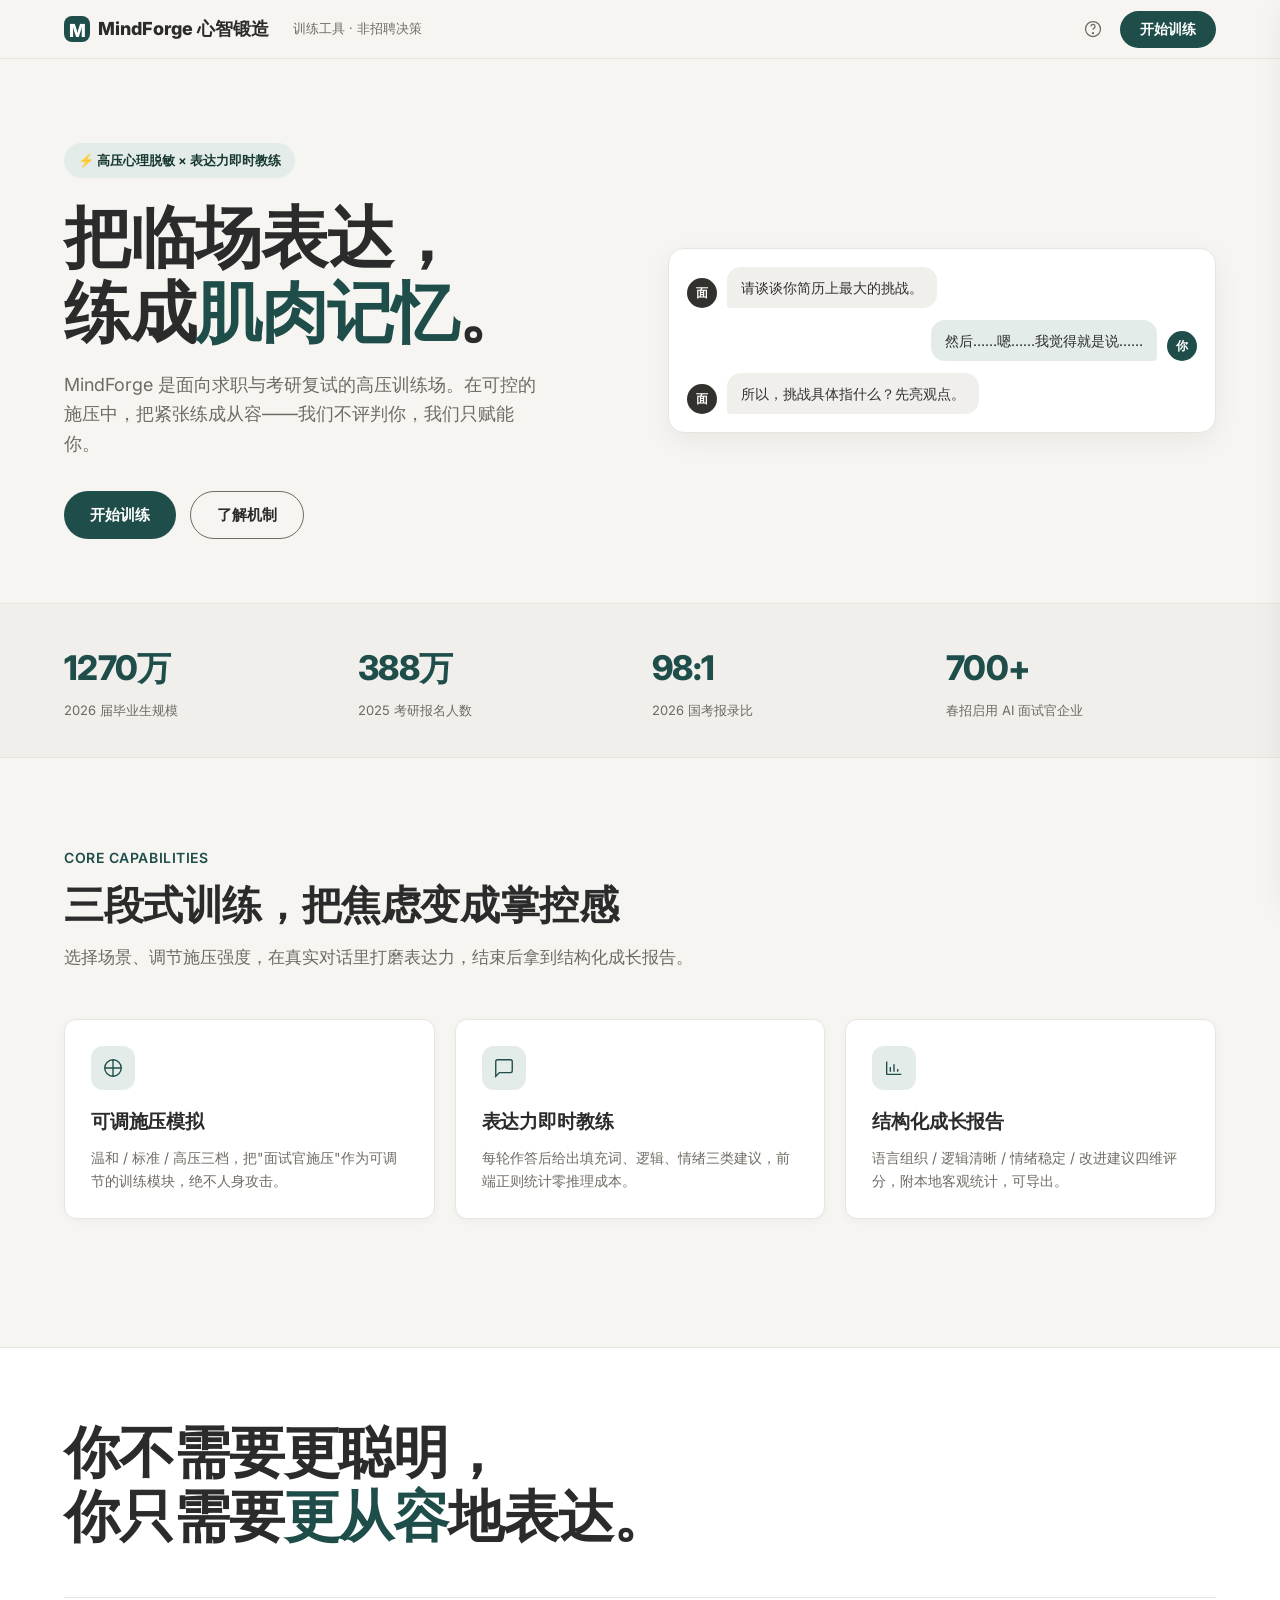
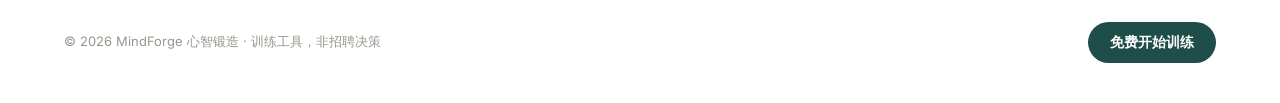
<file: MindForge_高保真原型.html>
<!DOCTYPE html>
<html lang="zh-CN">
<head>
<meta charset="UTF-8" />
<meta name="viewport" content="width=device-width, initial-scale=1.0" />
<title>MindForge 心智锻造 · 高保真交互原型（v2.0 浅色）</title>
<link rel="preconnect" href="https://fonts.googleapis.com">
<link rel="preconnect" href="https://fonts.gstatic.com" crossorigin>
<link href="https://fonts.googleapis.com/css2?family=Inter:wght@400;500;600;700;800&display=swap" rel="stylesheet">
<style>
:root{
  --paper-bg:#F7F5F2; --surface:#FFFFFF; --surface-alt:#F1EFEC;
  --ink-900:#2B2B2B; --ink-700:#33312E; --ink-500:#6F6A62; --ink-400:#9A958D;
  --line:#E8E5E1;
  --accent:#1F4E4A; --accent-700:#163831; --accent-tint:#E4ECEA;
  --lvl-easy:#6B8E6B; --lvl-std:#6B7C8E; --lvl-hard:#B08A4E;
  --metric-good:#5C8A5C; --metric-warn:#C2A24B; --metric-bad:#B06B5C;
  --shadow:0 2px 8px rgba(0,0,0,.04); --shadow-md:0 8px 28px rgba(0,0,0,.06);
  --r-pill:999px; --r-card:12px; --r-overlay:16px;
  --font:'Inter',-apple-system,BlinkMacSystemFont,'Segoe UI','PingFang SC','Microsoft YaHei',sans-serif;
}
*{box-sizing:border-box;margin:0;padding:0}
html{scroll-behavior:smooth}
body{font-family:var(--font);background:var(--paper-bg);color:var(--ink-700);line-height:1.65;-webkit-font-smoothing:antialiased}
h1,h2,h3,h4{color:var(--ink-900);font-weight:700;letter-spacing:-.01em}
a{color:var(--accent);text-decoration:none}
button{font-family:inherit;cursor:pointer;border:none;background:none}
.container{max-width:1200px;margin:0 auto;padding:0 24px}
.muted{color:var(--ink-500)}
.tiny{font-size:13px;color:var(--ink-400)}

/* ===== Nav ===== */
.nav{position:sticky;top:0;z-index:50;background:rgba(247,245,242,.86);backdrop-filter:blur(10px);border-bottom:1px solid var(--line)}
.nav .container{display:flex;align-items:center;height:58px;gap:16px}
.logo{font-weight:800;font-size:18px;color:var(--ink-900);display:flex;align-items:center;gap:8px}
.logo .mark{width:26px;height:26px;border-radius:8px;background:var(--accent);display:grid;place-items:center;color:#fff}
.nav .anchor{font-size:13px;color:var(--ink-500);margin-left:8px}
.nav .spacer{flex:1}
.nav-actions{display:flex;gap:8px;align-items:center}
.icon-btn{width:38px;height:38px;border-radius:10px;display:grid;place-items:center;color:var(--ink-500);border:1px solid transparent;transition:.2s}
.icon-btn:hover{background:var(--surface);border-color:var(--line);color:var(--ink-900)}

/* ===== Buttons ===== */
.btn{display:inline-flex;align-items:center;justify-content:center;gap:8px;padding:13px 26px;border-radius:var(--r-pill);font-weight:600;font-size:15px;transition:transform .2s ease,background .2s ease;white-space:nowrap}
.btn:active{transform:scale(.98)}
.btn-primary{background:var(--accent);color:#fff}
.btn-primary:hover{background:var(--accent-700)}
.btn-ghost{background:transparent;color:var(--ink-900);border:1px solid var(--ink-500)}
.btn-ghost:hover{border-color:var(--ink-900);background:var(--surface)}
.btn-text{color:var(--accent);font-weight:600;padding:8px 4px}
.btn-text:hover{text-decoration:underline}
.btn-block{width:100%}

/* ===== Hero ===== */
.hero{padding:84px 0 64px;overflow:hidden}
.hero-grid{display:grid;grid-template-columns:1fr 1fr;gap:56px;align-items:center}
.hero .badge{display:inline-flex;align-items:center;gap:8px;background:var(--accent-tint);color:var(--accent-700);font-size:13px;font-weight:600;padding:7px 14px;border-radius:var(--r-pill);margin-bottom:22px}
.hero h1{font-size:clamp(40px,5.2vw,68px);line-height:1.12;font-weight:800;letter-spacing:-.02em;margin-bottom:20px}
.hero h1 .em{color:var(--accent)}
.hero p.lead{font-size:18px;color:var(--ink-500);max-width:480px;margin-bottom:32px}
.hero-cta{display:flex;gap:14px;flex-wrap:wrap}
.hero-visual{position:relative}
.float-card{background:var(--surface);border:1px solid var(--line);border-radius:var(--r-overlay);box-shadow:var(--shadow-md);padding:18px;transform:translateY(0);transition:transform .2s}
.chat-mini{display:flex;flex-direction:column;gap:12px}
.cm-row{display:flex;gap:10px;align-items:flex-end}
.cm-row.user{flex-direction:row-reverse}
.cm-avatar{width:30px;height:30px;border-radius:50%;flex:none;display:grid;place-items:center;font-size:12px;font-weight:700;color:#fff}
.cm-avatar.int{background:var(--ink-700)}
.cm-avatar.usr{background:var(--accent)}
.cm-bubble{max-width:78%;padding:10px 14px;border-radius:14px;font-size:14px;line-height:1.5}
.cm-bubble.int{background:var(--surface-alt);color:var(--ink-700);border-bottom-left-radius:4px}
.cm-bubble.usr{background:var(--accent-tint);color:var(--ink-900);border-bottom-right-radius:4px}

/* ===== Trust strip ===== */
.trust{padding:36px 0;border-top:1px solid var(--line);border-bottom:1px solid var(--line);background:var(--surface-alt)}
.trust-grid{display:grid;grid-template-columns:repeat(4,1fr);gap:24px}
.trust-item .num{font-size:34px;font-weight:800;color:var(--accent);letter-spacing:-.02em}
.trust-item .lbl{font-size:13px;color:var(--ink-500);margin-top:4px}

/* ===== Sections ===== */
.section{padding:88px 0}
.section-head{max-width:640px;margin-bottom:48px}
.section-head .eyebrow{color:var(--accent);font-weight:600;font-size:14px;letter-spacing:.04em;text-transform:uppercase;margin-bottom:12px}
.section-head h2{font-size:clamp(28px,3.4vw,40px);line-height:1.2;margin-bottom:14px}
.section-head p{color:var(--ink-500);font-size:17px}
.cards{display:grid;grid-template-columns:repeat(3,1fr);gap:20px}
.feature{background:var(--surface);border:1px solid var(--line);border-radius:var(--r-card);padding:26px;box-shadow:var(--shadow);transition:transform .25s ease,box-shadow .25s ease}
.feature:hover{transform:translateY(-3px);box-shadow:var(--shadow-md)}
.feature .fic{width:44px;height:44px;border-radius:12px;background:var(--accent-tint);color:var(--accent);display:grid;place-items:center;margin-bottom:16px}
.feature h3{font-size:19px;margin-bottom:8px}
.feature p{font-size:14px;color:var(--ink-500)}

/* ===== Footer big type ===== */
.footer{background:var(--surface);border-top:1px solid var(--line);padding:72px 0 40px;margin-top:40px}
.footer .bigtype{font-size:clamp(34px,5vw,56px);font-weight:800;letter-spacing:-.02em;line-height:1.15;color:var(--ink-900);max-width:780px}
.footer .bigtype .em{color:var(--accent)}
.footer-bottom{display:flex;justify-content:space-between;align-items:center;margin-top:48px;padding-top:24px;border-top:1px solid var(--line);flex-wrap:wrap;gap:16px}
.footer-bottom .tiny{color:var(--ink-400)}

/* ===== Modal / Overlay generic ===== */
.overlay{position:fixed;inset:0;background:rgba(43,43,43,.32);backdrop-filter:blur(3px);display:none;align-items:center;justify-content:center;z-index:100;padding:24px}
.overlay.show{display:flex;animation:fade .25s ease}
@keyframes fade{from{opacity:0}to{opacity:1}}
.modal{background:var(--surface);border-radius:var(--r-overlay);box-shadow:var(--shadow-md);max-width:560px;width:100%;padding:32px;animation:rise .3s ease}
@keyframes rise{from{opacity:0;transform:translateY(14px)}to{opacity:1;transform:translateY(0)}}
.modal h3{font-size:22px;margin-bottom:6px}
.modal .sub{color:var(--ink-500);font-size:14px;margin-bottom:22px}

/* scene / level cards */
.choice-grid{display:grid;grid-template-columns:1fr 1fr;gap:14px}
.choice{background:var(--surface-alt);border:2px solid transparent;border-radius:var(--r-card);padding:20px;cursor:pointer;transition:.2s;text-align:left}
.choice:hover{border-color:var(--line);background:var(--surface)}
.choice.sel{border-color:var(--accent);background:var(--accent-tint)}
.choice .ct{font-weight:700;color:var(--ink-900);font-size:16px;display:flex;align-items:center;gap:8px;margin-bottom:6px}
.choice .cd{font-size:13px;color:var(--ink-500)}
.seg{display:grid;grid-template-columns:repeat(3,1fr);gap:10px;margin-top:6px}
.seg-opt{background:var(--surface-alt);border:2px solid transparent;border-radius:var(--r-card);padding:14px;cursor:pointer;text-align:center;transition:.2s}
.seg-opt:hover{background:var(--surface)}
.seg-opt.sel{border-color:var(--accent)}
.seg-opt .dot{width:10px;height:10px;border-radius:50%;display:inline-block;margin-right:6px;vertical-align:middle}
.seg-opt .sn{font-weight:700;color:var(--ink-900);font-size:15px}
.seg-opt .sd{font-size:12px;color:var(--ink-500);margin-top:4px}
.modal-actions{display:flex;gap:12px;justify-content:flex-end;margin-top:26px}

/* ===== Training view ===== */
#training{position:fixed;inset:0;background:var(--paper-bg);z-index:80;display:none;flex-direction:column}
#training.show{display:flex}
.train-head{height:58px;border-bottom:1px solid var(--line);display:flex;align-items:center;gap:14px;padding:0 20px;background:var(--surface)}
.train-head .th-scene{font-weight:700;color:var(--ink-900)}
.train-head .th-chip{font-size:12px;font-weight:600;padding:5px 12px;border-radius:var(--r-pill);display:inline-flex;align-items:center;gap:6px}
.train-head .spacer{flex:1}
.train-body{flex:1;display:grid;grid-template-columns:1fr 340px;min-height:0}
.chat-col{display:flex;flex-direction:column;min-height:0;border-right:1px solid var(--line)}
.chat-scroll{flex:1;overflow-y:auto;padding:24px;display:flex;flex-direction:column;gap:16px}
.msg{display:flex;gap:10px;align-items:flex-end;max-width:84%}
.msg.user{align-self:flex-end;flex-direction:row-reverse}
.msg .av{width:32px;height:32px;border-radius:50%;flex:none;display:grid;place-items:center;font-size:12px;font-weight:700;color:#fff}
.msg .av.int{background:var(--ink-700)}
.msg .av.usr{background:var(--accent)}
.bubble{padding:12px 16px;border-radius:16px;font-size:15px;line-height:1.55;white-space:pre-wrap;word-break:break-word}
.bubble.int{background:var(--surface);border:1px solid var(--line);color:var(--ink-700);border-bottom-left-radius:4px}
.bubble.usr{background:var(--accent-tint);color:var(--ink-900);border-bottom-right-radius:4px}
.typing{display:inline-flex;gap:4px;padding:4px 2px}
.typing span{width:7px;height:7px;border-radius:50%;background:var(--ink-400);animation:blink 1.2s infinite}
.typing span:nth-child(2){animation-delay:.2s}.typing span:nth-child(3){animation-delay:.4s}
@keyframes blink{0%,60%,100%{opacity:.3}30%{opacity:1}}

.input-bar{border-top:1px solid var(--line);background:var(--surface);padding:14px 20px;display:flex;gap:12px;align-items:flex-end}
.input-bar textarea{flex:1;resize:none;border:1px solid var(--line);background:var(--surface-alt);border-radius:12px;padding:12px 14px;font-family:inherit;font-size:15px;color:var(--ink-700);max-height:140px;outline:none;transition:.2s}
.input-bar textarea:focus{border-color:var(--accent);background:var(--surface)}
.guard{display:flex;gap:8px}
.guard button{flex:1;padding:10px 8px;border:1px solid var(--line);border-radius:10px;background:var(--surface);color:var(--ink-500);font-size:13px;font-weight:600;transition:.2s;display:flex;flex-direction:column;align-items:center;gap:3px}
.guard button:hover{border-color:var(--ink-500);color:var(--ink-900)}
.guard button.end:hover{border-color:var(--metric-bad);color:var(--metric-bad)}

/* coach sidebar */
.coach-col{background:var(--surface-alt);display:flex;flex-direction:column;min-height:0}
.coach-head{padding:18px 18px 12px;border-bottom:1px solid var(--line)}
.coach-head .ch-t{font-weight:700;color:var(--ink-900);font-size:15px;display:flex;align-items:center;gap:8px}
.coach-scroll{flex:1;overflow-y:auto;padding:16px 18px;display:flex;flex-direction:column;gap:14px}
.metric{border-radius:12px;background:var(--surface);border:1px solid var(--line);padding:12px 14px}
.metric .mt{display:flex;justify-content:space-between;align-items:center;font-size:13px;color:var(--ink-500);margin-bottom:6px}
.metric .mv{font-weight:700;color:var(--ink-900);font-size:15px}
.dot{width:9px;height:9px;border-radius:50%;display:inline-block}
.advice{border-radius:12px;background:var(--surface);border:1px solid var(--line);padding:14px}
.advice .at{font-weight:700;color:var(--accent-700);font-size:13px;margin-bottom:8px;display:flex;align-items:center;gap:6px}
.advice ol{margin:0;padding-left:18px;display:flex;flex-direction:column;gap:7px}
.advice li{font-size:14px;color:var(--ink-700);line-height:1.5}
.coach-foot{padding:12px 18px;border-top:1px solid var(--line);font-size:12px;color:var(--ink-400);display:flex;align-items:center;gap:6px}

/* report */
.report-grid{display:flex;flex-direction:column;gap:16px}
.dim{display:flex;align-items:center;gap:14px}
.dim .dl{width:96px;font-size:14px;color:var(--ink-700);font-weight:600;flex:none}
.bar{flex:1;height:10px;border-radius:var(--r-pill);background:var(--surface-alt);overflow:hidden}
.bar>i{display:block;height:100%;border-radius:var(--r-pill);background:var(--accent);width:0;transition:width .8s ease}
.report-stats{background:var(--surface-alt);border-radius:12px;padding:16px;font-size:14px;color:var(--ink-700);line-height:1.9}
.report-advice{background:var(--surface-alt);border-radius:12px;padding:16px;font-size:14px;color:var(--ink-700)}
.report-advice li{margin:6px 0 6px 18px}

/* pause overlay */
.pause-card{text-align:center;max-width:420px}
.breath{width:120px;height:120px;border-radius:50%;background:var(--accent-tint);margin:8px auto 24px;display:grid;place-items:center;position:relative}
.breath::before{content:"";position:absolute;inset:0;border-radius:50%;border:2px solid var(--accent);animation:breathe 4s ease-in-out infinite}
@keyframes breathe{0%,100%{transform:scale(.85);opacity:.6}50%{transform:scale(1.15);opacity:1}}
.breath .b-ic{color:var(--accent);position:relative}
.pause-card h3{font-size:22px;margin-bottom:8px}
.pause-card p{color:var(--ink-500);margin-bottom:22px}

/* help drawer */
.drawer{position:fixed;top:0;right:0;height:100%;width:min(440px,92vw);background:var(--surface);box-shadow:var(--shadow-md);z-index:110;transform:translateX(100%);transition:transform .3s ease;display:flex;flex-direction:column}
.drawer.show{transform:translateX(0)}
.drawer-head{padding:22px 24px;border-bottom:1px solid var(--line);display:flex;align-items:center;justify-content:space-between}
.drawer-body{padding:24px;overflow-y:auto;flex:1}
.help-block{margin-bottom:22px}
.help-block h4{font-size:15px;margin-bottom:8px;color:var(--ink-900)}
.help-block p{font-size:14px;color:var(--ink-500);line-height:1.6}
.help-block .privacy{display:flex;align-items:center;gap:8px;color:var(--accent-700);font-size:13px;font-weight:600;background:var(--accent-tint);padding:10px 12px;border-radius:10px}

/* toast */
.toast{position:fixed;bottom:28px;left:50%;transform:translateX(-50%) translateY(20px);background:var(--ink-900);color:#fff;padding:12px 20px;border-radius:var(--r-pill);font-size:14px;opacity:0;pointer-events:none;transition:.3s;z-index:200}
.toast.show{opacity:1;transform:translateX(-50%) translateY(0)}

/* rebound popup */
.rebound .modal{max-width:460px;border:1px solid var(--accent-tint)}

/* responsive */
@media(max-width:1023px){
  .hero-grid{grid-template-columns:1fr;gap:36px}
  .hero-visual{order:-1}
  .trust-grid{grid-template-columns:repeat(2,1fr);gap:20px}
  .cards{grid-template-columns:1fr}
  .train-body{grid-template-columns:1fr}
  .coach-col{position:fixed;right:0;top:58px;bottom:0;width:min(360px,90vw);transform:translateX(100%);transition:transform .3s;z-index:90;box-shadow:var(--shadow-md)}
  .coach-col.open{transform:translateX(0)}
  .mobile-coach-toggle{display:flex!important}
}
@media(max-width:767px){
  .container{padding:0 16px}
  .nav .anchor{display:none}
  .hero{padding:56px 0 40px}
  .section{padding:56px 0}
  .choice-grid{grid-template-columns:1fr}
  .seg{grid-template-columns:1fr}
  .trust-grid{grid-template-columns:1fr 1fr}
  .footer-bottom{flex-direction:column;align-items:flex-start}
}
.mobile-coach-toggle{display:none;position:fixed;right:16px;bottom:88px;z-index:95;background:var(--accent);color:#fff;border-radius:var(--r-pill);padding:12px 18px;font-weight:600;box-shadow:var(--shadow-md);align-items:center;gap:8px}
</style>
</head>
<body>

<!-- NAV -->
<nav class="nav">
  <div class="container">
    <div class="logo"><span class="mark">M</span> MindForge 心智锻造</div>
    <span class="anchor">训练工具 · 非招聘决策</span>
    <span class="spacer"></span>
    <div class="nav-actions">
      <button class="icon-btn" id="navHelp" title="帮助中心" aria-label="帮助">
        <svg width="20" height="20" viewBox="0 0 24 24" fill="none" stroke="currentColor" stroke-width="1.5"><circle cx="12" cy="12" r="9"/><path d="M9.5 9a2.5 2.5 0 1 1 3.5 2.3c-.8.4-1 .9-1 1.7"/><circle cx="12" cy="17" r=".6" fill="currentColor"/></svg>
      </button>
      <button class="btn btn-primary" id="navStart" style="padding:9px 20px;font-size:14px">开始训练</button>
    </div>
  </div>
</nav>

<!-- LANDING -->
<div id="landing">
  <!-- HERO -->
  <section class="hero">
    <div class="container hero-grid">
      <div>
        <span class="badge">⚡ 高压心理脱敏 × 表达力即时教练</span>
        <h1>把临场表达，<br>练成<span class="em">肌肉记忆</span>。</h1>
        <p class="lead">MindForge 是面向求职与考研复试的高压训练场。在可控的施压中，把紧张练成从容——我们不评判你，我们只赋能你。</p>
        <div class="hero-cta">
          <button class="btn btn-primary" id="heroStart">开始训练</button>
          <button class="btn btn-ghost" id="heroHow">了解机制</button>
        </div>
      </div>
      <div class="hero-visual">
        <div class="float-card" id="parallaxCard">
          <div class="chat-mini">
            <div class="cm-row"><div class="cm-avatar int">面</div><div class="cm-bubble int">请谈谈你简历上最大的挑战。</div></div>
            <div class="cm-row user"><div class="cm-avatar usr">你</div><div class="cm-bubble usr">然后……嗯……我觉得就是说……</div></div>
            <div class="cm-row"><div class="cm-avatar int">面</div><div class="cm-bubble int">所以，挑战具体指什么？先亮观点。</div></div>
          </div>
        </div>
      </div>
    </div>
  </section>

  <!-- TRUST -->
  <section class="trust">
    <div class="container trust-grid">
      <div class="trust-item"><div class="num">1270万</div><div class="lbl">2026 届毕业生规模</div></div>
      <div class="trust-item"><div class="num">388万</div><div class="lbl">2025 考研报名人数</div></div>
      <div class="trust-item"><div class="num">98:1</div><div class="lbl">2026 国考报录比</div></div>
      <div class="trust-item"><div class="num">700+</div><div class="lbl">春招启用 AI 面试官企业</div></div>
    </div>
  </section>

  <!-- FEATURES -->
  <section class="section">
    <div class="container">
      <div class="section-head">
        <div class="eyebrow">Core Capabilities</div>
        <h2>三段式训练，把焦虑变成掌控感</h2>
        <p>选择场景、调节施压强度，在真实对话里打磨表达力，结束后拿到结构化成长报告。</p>
      </div>
      <div class="cards">
        <div class="feature"><div class="fic"><svg width="22" height="22" viewBox="0 0 24 24" fill="none" stroke="currentColor" stroke-width="1.5"><path d="M12 3v18M3 12h18"/><circle cx="12" cy="12" r="9"/></svg></div><h3>可调施压模拟</h3><p>温和 / 标准 / 高压三档，把"面试官施压"作为可调节的训练模块，绝不人身攻击。</p></div>
        <div class="feature"><div class="fic"><svg width="22" height="22" viewBox="0 0 24 24" fill="none" stroke="currentColor" stroke-width="1.5"><path d="M21 15a2 2 0 0 1-2 2H7l-4 4V5a2 2 0 0 1 2-2h14a2 2 0 0 1 2 2z"/></svg></div><h3>表达力即时教练</h3><p>每轮作答后给出填充词、逻辑、情绪三类建议，前端正则统计零推理成本。</p></div>
        <div class="feature"><div class="fic"><svg width="22" height="22" viewBox="0 0 24 24" fill="none" stroke="currentColor" stroke-width="1.5"><path d="M4 19V5M4 19h16M8 16v-5M12 16V8M16 16v-3"/></svg></div><h3>结构化成长报告</h3><p>语言组织 / 逻辑清晰 / 情绪稳定 / 改进建议四维评分，附本地客观统计，可导出。</p></div>
      </div>
    </div>
  </section>

  <!-- FOOTER BIG TYPE -->
  <footer class="footer">
    <div class="container">
      <div class="bigtype">你不需要更聪明，<br>你只需要<span class="em">更从容</span>地表达。</div>
      <div class="footer-bottom">
        <div class="tiny">© 2026 MindForge 心智锻造 · 训练工具，非招聘决策</div>
        <button class="btn btn-primary" id="footerStart" style="padding:11px 22px;font-size:14px">免费开始训练</button>
      </div>
    </div>
  </footer>
</div>

<!-- TRAINING VIEW -->
<div id="training">
  <div class="train-head">
    <button class="icon-btn" id="trainBack" title="返回首页"><svg width="20" height="20" viewBox="0 0 24 24" fill="none" stroke="currentColor" stroke-width="1.5"><path d="M15 18l-6-6 6-6"/></svg></button>
    <span class="th-scene" id="thScene">校招面试</span>
    <span class="th-chip" id="thLevel"><span class="dot" style="background:var(--lvl-std)"></span>标准</span>
    <span class="spacer"></span>
    <button class="btn btn-text" id="trainHelp" style="font-size:14px">帮助</button>
  </div>
  <div class="train-body">
    <div class="chat-col">
      <div class="chat-scroll" id="chatScroll"></div>
      <div class="input-bar">
        <textarea id="userInput" rows="1" placeholder="在这里作答……（Enter 发送，Shift+Enter 换行）"></textarea>
        <div class="guard">
          <button id="gPause"><svg width="16" height="16" viewBox="0 0 24 24" fill="none" stroke="currentColor" stroke-width="1.5"><rect x="6" y="5" width="4" height="14" rx="1"/><rect x="14" y="5" width="4" height="14" rx="1"/></svg>暂停</button>
          <button id="gDown"><svg width="16" height="16" viewBox="0 0 24 24" fill="none" stroke="currentColor" stroke-width="1.5"><path d="M12 5v14M19 12l-7 7-7-7"/></svg>降级</button>
          <button class="end" id="gEnd"><svg width="16" height="16" viewBox="0 0 24 24" fill="none" stroke="currentColor" stroke-width="1.5"><path d="M18 6 6 18M6 6l12 12"/></svg>结束</button>
        </div>
      </div>
    </div>
    <div class="coach-col" id="coachCol">
      <div class="coach-head"><div class="ch-t"><svg width="18" height="18" viewBox="0 0 24 24" fill="none" stroke="var(--accent)" stroke-width="1.5"><path d="M12 3 4 7v5c0 5 3.5 8 8 9 4.5-1 8-4 8-9V7z"/></svg> 教练 · 实时反馈</div></div>
      <div class="coach-scroll" id="coachScroll">
        <div class="metric"><div class="mt"><span>填充词频次</span><span class="dot" style="background:var(--metric-good)"></span></div><div class="mv" id="mFiller">0 次/千字</div></div>
        <div class="metric"><div class="mt"><span>平均句长</span><span class="dot" style="background:var(--metric-good)"></span></div><div class="mv" id="mLen">— 字</div></div>
        <div class="metric"><div class="mt"><span>停顿 / 语速</span><span class="dot" style="background:var(--metric-good)"></span></div><div class="mv" id="mPace">—</div></div>
        <div class="advice"><div class="at"><svg width="15" height="15" viewBox="0 0 24 24" fill="none" stroke="currentColor" stroke-width="1.5"><path d="M9 18h6M10 21h4M12 3a6 6 0 0 0-4 10c.7.7 1 1.5 1 2h6c0-.5.3-1.3 1-2a6 6 0 0 0-4-10z"/></svg>本轮建议</div><ol id="adviceList"><li class="muted">进入模拟后，教练会在这里给出表达力建议。</li></ol></div>
      </div>
      <div class="coach-foot"><svg width="14" height="14" viewBox="0 0 24 24" fill="none" stroke="currentColor" stroke-width="1.5"><rect x="5" y="11" width="14" height="9" rx="2"/><path d="M8 11V8a4 4 0 0 1 8 0v3"/></svg> 训练工具 · 本地处理 · 数据可删除</div>
    </div>
  </div>
</div>
<button class="mobile-coach-toggle" id="coachToggle"><svg width="18" height="18" viewBox="0 0 24 24" fill="none" stroke="currentColor" stroke-width="1.5"><path d="M12 3 4 7v5c0 5 3.5 8 8 9 4.5-1 8-4 8-9V7z"/></svg> 教练面板</button>

<!-- SCENE/LEVEL MODAL -->
<div class="overlay" id="configOverlay">
  <div class="modal">
    <h3>开始你的训练</h3>
    <div class="sub">先选择场景，再调节施压强度。你可以随时暂停、降级或结束。</div>
    <div style="margin-bottom:22px">
      <div style="font-weight:600;color:var(--ink-900);margin-bottom:10px;font-size:14px">① 选择场景</div>
      <div class="choice-grid" id="sceneGrid">
        <button class="choice" data-scene="考研复试"><div class="ct">🎓 考研复试</div><div class="cd">临场表达定生死，"上岸"强驱动</div></button>
        <button class="choice" data-scene="校招面试"><div class="ct">💼 校招面试</div><div class="cd">短期高频，需要真实模拟 + 即时纠错</div></button>
      </div>
    </div>
    <div>
      <div style="font-weight:600;color:var(--ink-900);margin-bottom:10px;font-size:14px">② 选择施压档位</div>
      <div class="seg" id="levelSeg">
        <div class="seg-opt" data-level="温和" data-color="var(--lvl-easy)"><span class="dot" style="background:var(--lvl-easy)"></span><div class="sn">温和</div><div class="sd">多鼓励 · 平和</div></div>
        <div class="seg-opt" data-level="标准" data-color="var(--lvl-std)"><span class="dot" style="background:var(--lvl-std)"></span><div class="sn">标准</div><div class="sd">适度质疑</div></div>
        <div class="seg-opt" data-level="高压" data-color="var(--lvl-hard)"><span class="dot" style="background:var(--lvl-hard)"></span><div class="sn">高压</div><div class="sd">冷峻追问 · 绝不人身攻击</div></div>
      </div>
    </div>
    <div class="modal-actions">
      <button class="btn btn-ghost" id="configCancel">稍后</button>
      <button class="btn btn-primary" id="configStart" disabled style="opacity:.5">进入模拟</button>
    </div>
  </div>
</div>

<!-- REPORT MODAL -->
<div class="overlay" id="reportOverlay">
  <div class="modal" style="max-width:600px">
    <h3 id="reportTitle">你的成长报告</h3>
    <div class="sub" id="reportSub">分析师基于本次对话生成</div>
    <div class="report-grid">
      <div class="dim"><span class="dl">语言组织</span><div class="bar"><i id="barLang"></i></div></div>
      <div class="dim"><span class="dl">逻辑清晰度</span><div class="bar"><i id="barLogic"></i></div></div>
      <div class="dim"><span class="dl">情绪稳定性</span><div class="bar"><i id="barEmo"></i></div></div>
      <div class="report-stats" id="reportStats"></div>
      <div class="report-advice"><strong style="color:var(--ink-900)">改进建议</strong><ol id="reportAdvice" style="margin-top:8px"></ol></div>
    </div>
    <div class="modal-actions">
      <button class="btn btn-ghost" id="reportAgain">再来一次</button>
      <button class="btn btn-ghost" id="reportHome">返回首页</button>
      <button class="btn btn-primary" id="reportExport">导出报告</button>
    </div>
  </div>
</div>

<!-- PAUSE MODAL -->
<div class="overlay" id="pauseOverlay">
  <div class="modal pause-card">
    <div class="breath"><span class="b-ic"><svg width="34" height="34" viewBox="0 0 24 24" fill="none" stroke="currentColor" stroke-width="1.5"><path d="M12 21s-7-4.5-7-10a4 4 0 0 1 7-2.5A4 4 0 0 1 19 11c0 5.5-7 10-7 10z"/></svg></span></div>
    <h3>先深呼吸，准备好了再继续</h3>
    <p>你随时掌握节奏。跟随圆圈放慢呼吸，不需要证明什么。</p>
    <button class="btn btn-primary btn-block" id="resumeBtn">恢复训练</button>
  </div>
</div>

<!-- CONFIRM MODAL (downgrade / end) -->
<div class="overlay" id="confirmOverlay">
  <div class="modal" style="max-width:420px">
    <h3 id="cfTitle">确认操作</h3>
    <div class="sub" id="cfText"></div>
    <div class="modal-actions">
      <button class="btn btn-ghost" id="cfCancel">取消</button>
      <button class="btn btn-primary" id="cfOk">确认</button>
    </div>
  </div>
</div>

<!-- REBOUND POPUP -->
<div class="overlay rebound" id="reboundOverlay">
  <div class="modal">
    <h3>看起来有点紧 🌿</h3>
    <div class="sub">高压训练本来就会让人不舒服，这很正常。需要降低强度吗？我们随时在这里。</div>
    <div class="modal-actions">
      <button class="btn btn-ghost" id="rbKeep">继续当前强度</button>
      <button class="btn btn-primary" id="rbDown">降低强度</button>
    </div>
  </div>
</div>

<!-- HELP DRAWER -->
<div class="drawer" id="helpDrawer">
  <div class="drawer-head"><h3 style="font-size:18px">帮助中心</h3><button class="icon-btn" id="helpClose"><svg width="20" height="20" viewBox="0 0 24 24" fill="none" stroke="currentColor" stroke-width="1.5"><path d="M18 6 6 18M6 6l12 12"/></svg></button></div>
  <div class="drawer-body">
    <div class="help-block"><h4>我们是什么</h4><p>MindForge 是高压心理脱敏与表达力训练工具，定位为"训练工具、非招聘决策"。我们不为任何机构筛选你，只为帮你 stronger。</p></div>
    <div class="help-block"><h4>施压机制</h4><p>面试官由 AI 扮演，强度由你选择的档位决定：温和多鼓励、标准适度质疑、高压冷峻追问（但绝不人身攻击或侮辱）。</p></div>
    <div class="help-block"><h4>安全护栏</h4><p>训练中你可随时「暂停」（呼吸引导）、「降级」（切回温和）、「结束」（生成报告）。若系统检测到你明显焦虑，会主动建议降低强度。</p></div>
    <div class="help-block"><h4>数据隐私</h4><div class="privacy"><svg width="16" height="16" viewBox="0 0 24 24" fill="none" stroke="currentColor" stroke-width="1.5"><rect x="5" y="11" width="14" height="9" rx="2"/><path d="M8 11V8a4 4 0 0 1 8 0v3"/></svg> 本地优先处理 · 数据可删除</div><p style="margin-top:8px">对话与指标存于本地浏览器，原始音频不上传，报告可本地导出。</p></div>
  </div>
</div>

<div class="toast" id="toast"></div>

<script>
/* ============ State ============ */
const state={scene:null,level:null,qIndex:0,paused:false,history:[],metrics:{filler:0,len:0,pace:'—',turns:0},streaming:false};
const LEVEL_COLOR={'温和':'var(--lvl-easy)','标准':'var(--lvl-std)','高压':'var(--lvl-hard)'};
const QUESTIONS={
  '考研复试':[
    '请用两分钟做个自我介绍，重点说清楚你为什么选择这个专业。',
    '你本科成绩并不突出，你觉得这会影响复试表现吗？',
    '如果导师问了一个你完全不会的问题，你会怎么应对？',
    '你未来的研究方向是什么？为什么是它而不是别的？'
  ],
  '校招面试':[
    '请先做一下自我介绍。',
    '你为什么想加入我们公司？',
    '你最大的缺点是什么？准备怎么改进？',
    '如果同事和你在方案上激烈冲突，你会怎么处理？'
  ]
};
const FOLLOWUPS=['能展开说说吗，给我一个具体例子。','你刚才说的，核心结论是什么？','为什么是这个结果，而不是别的？','换个角度，你怎么证明这一点？'];
const FILLER_RE=/(嗯|啊|呃|然后|就是说|那个|可能吧|其实呢|就是说|对吧|是吧|怎么说呢|这个的话)/g;
const NERVE_RE=/(紧张|怕|不会|不行|不确定|没信心|焦虑|慌|垮|崩)/;
const REBOUND_RE=/(我不行了|想退出|受不了|崩溃|撑不住|放弃|太难了|想哭|不想继续)/;

/* ============ Helpers ============ */
const $=s=>document.querySelector(s);
const chatScroll=$('#chatScroll');
function toast(msg){const t=$('#toast');t.textContent=msg;t.classList.add('show');clearTimeout(t._t);t._t=setTimeout(()=>t.classList.remove('show'),2200);}
function addMsg(role,text,stream){return new Promise(res=>{
  const wrap=document.createElement('div');wrap.className='msg '+(role==='user'?'user':'');
  const av=document.createElement('div');av.className='av '+(role==='user'?'usr':'int');av.textContent=role==='user'?'你':'面';
  const b=document.createElement('div');b.className='bubble '+(role==='user'?'usr':'int');
  wrap.appendChild(av);wrap.appendChild(b);chatScroll.appendChild(wrap);chatScroll.scrollTop=chatScroll.scrollHeight;
  if(!stream){b.textContent=text;res(wrap);return;}
  state.streaming=true;
  const ind=document.createElement('span');ind.className='typing';ind.innerHTML='<span></span><span></span><span></span>';b.appendChild(ind);
  let i=0;const speed=18;
  const tick=()=>{
    if(state.paused){return;}
    if(i<text.length){ind.remove();b.textContent=text.slice(0,i+1);i++;chatScroll.scrollTop=chatScroll.scrollHeight;setTimeout(tick,speed);}
    else{ind.remove();b.textContent=text;state.streaming=false;res(wrap);}
  };
  setTimeout(tick,speed);
});}
function levelOpener(){
  if(state.level==='高压'){const o=['你这个回答不够有力。','沉默了几秒，我等你。','我再追问一次。','注意，我只看结论。'];return o[Math.floor(Math.random()*o.length)]+' ';}
  if(state.level==='温和'){return Math.random()<0.5?'好的，我们慢慢来。':'别紧张，继续。';}
  return '';
}

/* ============ Metrics ============ */
function analyze(text){
  const fillers=(text.match(FILLER_RE)||[]).length;
  const chars=text.replace(/\s/g,'').length;
  const fillerPerK=chars?Math.round(fillers/chars*1000):0;
  const sents=text.split(/[。！？.?!]/).filter(s=>s.trim().length>0);
  const avgLen=sents.length?Math.round(chars/sents.length):0;
  let pace='适中',paceColor='var(--metric-good)';
  if(avgLen>42){pace='偏长';paceColor='var(--metric-warn)';}else if(avgLen<10&&chars>0){pace='偏碎';paceColor='var(--metric-warn)';}
  // color for filler
  let fColor='var(--metric-good)';if(fillerPerK>30)fColor='var(--metric-bad)';else if(fillerPerK>15)fColor='var(--metric-warn)';
  let lColor='var(--metric-good)';if(avgLen>42||avgLen<10)lColor='var(--metric-warn)';
  state.metrics={filler:fillerPerK,len:avgLen,pace,paceColor,fColor,lColor,turns:state.metrics.turns+1,nerves:NERVE_RE.test(text)};
  $('#mFiller').textContent=fillerPerK+' 次/千字';$('#mFiller').previousElementSibling.querySelector('.dot').style.background=fColor;
  $('#mLen').textContent=avgLen+' 字';$('#mLen').previousElementSibling.querySelector('.dot').style.background=lColor;
  $('#mPace').textContent=pace;$('#mPace').previousElementSibling.querySelector('.dot').style.background=paceColor;
}
function coachAdvice(text){
  const list=$('#adviceList');list.innerHTML='';const tips=[];
  const fillers=(text.match(FILLER_RE)||[]).length;
  if(fillers>=2)tips.push('填充词（嗯/然后/就是说）偏多，先亮观点再展开细节。');
  if(!/(第一|首先|一方面|其次|最后|我认)/.test(text)&&text.length>30)tips.push('建议分点作答（第一/其次），逻辑结构更清晰。');
  if(NERVE_RE.test(text))tips.push('注意到你有些紧张，放慢语速、句间留 2 秒停顿会更稳。');
  if(tips.length===0)tips.push('表达流畅、结构清晰，保持这个节奏。');
  tips.slice(0,3).forEach(t=>{const li=document.createElement('li');li.textContent=t;list.appendChild(li);});
}

/* ============ Interviewer turn ============ */
function nextInterviewerLine(){
  const qs=QUESTIONS[state.scene];
  let line;
  if(state.qIndex<qs.length){line=qs[state.qIndex++];}
  else{line=FOLLOWUPS[Math.floor(Math.random()*FOLLOWUPS.length)];}
  return levelOpener()+line;
}

/* ============ Flow ============ */
async function interviewerSpeak(){
  const line=nextInterviewerLine();
  await addMsg('int',line,true);
}
async function sendUser(){
  if(state.streaming||state.paused)return;
  const ta=$('#userInput');const text=ta.value.trim();
  if(!text){toast('请输入内容后提交');ta.focus();return;}
  ta.value='';ta.style.height='auto';
  await addMsg('user',text,false);
  analyze(text);coachAdvice(text);
  state.history.push({role:'user',text});
  // rebound detection
  if(state.level==='高压'&&REBOUND_RE.test(text)){showRebound();return;}
  await interviewerSpeak();
  state.history.push({role:'int',text:QUESTIONS[state.scene][Math.min(state.qIndex-1,QUESTIONS[state.scene].length-1)]||''});
}

/* ============ Report ============ */
function genReport(){
  const m=state.metrics;
  const lang=Math.max(20,100-m.filler*1.4);
  const logic=m.len>12&&m.len<40?82:60;
  const emo=m.nerves?55:88;
  $('#barLang').style.width=lang+'%';$('#barLogic').style.width=logic+'%';$('#barEmo').style.width=emo+'%';
  $('#reportTitle').textContent='你的成长报告 · '+state.scene+' · '+state.level+'档';
  $('#reportStats').innerHTML='客观佐证（本地统计）：<br>填充词 '+m.filler+' 次/千字 · 平均句长 '+m.len+' 字 · 停顿/语速 '+m.pace+' · 完成轮次 '+m.turns;
  const adv=[];
  if(m.filler>15)adv.push('压缩填充词：用停顿代替"嗯/然后"，先说结论。');
  if(m.len>40)adv.push('控制句长：一句话讲一个点，避免信息过载。');
  if(m.nerves)adv.push('稳定情绪：入场前做 3 次深呼吸，把焦虑当成正常信号。');
  if(adv.length===0)adv.push('整体表达稳健，建议增加专业术语与量化成果。');
  const ol=$('#reportAdvice');ol.innerHTML='';adv.forEach(a=>{const li=document.createElement('li');li.textContent=a;ol.appendChild(li);});
  $('#reportOverlay').classList.add('show');
}
function exportReport(){
  const m=state.metrics;
  const txt=`MindForge 成长报告\n场景：${state.scene}　档位：${state.level}\n\n【四维评分】\n语言组织：${Math.round(Math.max(20,100-m.filler*1.4))}/100\n逻辑清晰度：${m.len>12&&m.len<40?82:60}/100\n情绪稳定性：${m.nerves?55:88}/100\n\n【客观佐证（本地统计）】\n填充词：${m.filler} 次/千字\n平均句长：${m.len} 字\n停顿/语速：${m.pace}\n完成轮次：${m.turns}\n\n数据本地生成，未上传。\n`;
  const blob=new Blob([txt],{type:'text/plain;charset=utf-8'});const a=document.createElement('a');a.href=URL.createObjectURL(blob);a.download='MindForge_成长报告.txt';a.click();toast('报告已导出');
}

/* ============ Guardrails ============ */
function showPause(){state.paused=true;$('#pauseOverlay').classList.add('show');}
function hidePause(){state.paused=false;$('#pauseOverlay').classList.remove('show');if(state.streaming){/* resume handled by tick loop */}}
function confirmDown(){showConfirm('降低强度？','将施压档位切回「温和」并注入放缓指令，随时可再调高。',()=>{
  state.level='温和';updateLevelChip();toast('强度已降低为温和');
  addMsg('int','好的，我们放慢一点，你按自己的节奏来。',true);
});}
function confirmEnd(){showConfirm('结束并生成报告？','结束后将触发分析师生成成长报告，会话归档。',()=>{genReport();});}
function showRebound(){
  $('#reboundOverlay').classList.add('show');
  state.paused=true;
}

/* ============ UI wiring ============ */
function showConfig(){if(!state.scene&&!state.level){} $('#configOverlay').classList.add('show');}
function startTraining(){
  $('#configOverlay').classList.remove('show');
  $('#landing').style.display='none';
  $('#training').classList.add('show');
  $('#thScene').textContent=state.scene;$('#thLevel').innerHTML='<span class="dot" style="background:'+LEVEL_COLOR[state.level]+'"></span>'+state.level;
  chatScroll.innerHTML='';
  addMsg('int','欢迎来到你的高压训练场。场景：'+state.scene+'，档位：'+state.level+'。我会连续追问，准备好了就作答。',true).then(()=>interviewerSpeak());
}
function updateLevelChip(){$('#thLevel').innerHTML='<span class="dot" style="background:'+LEVEL_COLOR[state.level]+'"></span>'+state.level;}
function showConfirm(title,text,ok){$('#cfTitle').textContent=title;$('#cfText').textContent=text;$('#confirmOverlay').classList.add('show');$('#cfOk').onclick=()=>{$('#confirmOverlay').classList.remove('show');ok();};}
function backHome(){$('#training').classList.remove('show');$('#landing').style.display='block';}

/* scene/level selection */
let selScene=null,selLevel=null;
document.querySelectorAll('#sceneGrid .choice').forEach(c=>c.onclick=()=>{
  document.querySelectorAll('#sceneGrid .choice').forEach(x=>x.classList.remove('sel'));c.classList.add('sel');selScene=c.dataset.scene;checkConfig();
});
document.querySelectorAll('#levelSeg .seg-opt').forEach(o=>o.onclick=()=>{
  document.querySelectorAll('#levelSeg .seg-opt').forEach(x=>x.classList.remove('sel'));o.classList.add('sel');selLevel=o.dataset.level;checkConfig();
});
function checkConfig(){const b=$('#configStart');if(selScene&&selLevel){b.disabled=false;b.style.opacity='1';}else{b.disabled=true;b.style.opacity='.5';}}
$('#configStart').onclick=()=>{state.scene=selScene;state.level=selLevel;startTraining();};
$('#configCancel').onclick=()=>$('#configOverlay').classList.remove('show');

/* start buttons */
['#navStart','#heroStart','#footerStart'].forEach(s=>$(s).onclick=showConfig);
$('#heroHow').onclick=()=>{document.querySelector('.section').scrollIntoView();};

/* input */
const ta=$('#userInput');
ta.addEventListener('input',()=>{ta.style.height='auto';ta.style.height=Math.min(ta.scrollHeight,140)+'px';});
ta.addEventListener('keydown',e=>{if(e.key==='Enter'&&!e.shiftKey){e.preventDefault();sendUser();}});

/* guardrails */
$('#gPause').onclick=showPause;$('#resumeBtn').onclick=hidePause;
$('#gDown').onclick=confirmDown;$('#gEnd').onclick=confirmEnd;
$('#trainBack').onclick=backHome;
$('#rbDown').onclick=()=>{$('#reboundOverlay').classList.remove('show');state.paused=false;state.level='温和';updateLevelChip();toast('已降低强度');addMsg('int','没关系，我们回到温和节奏，慢慢来。',true);};
$('#rbKeep').onclick=()=>{$('#reboundOverlay').classList.remove('show');state.paused=false;toast('继续当前强度');};

/* report */
$('#reportAgain').onclick=()=>{$('#reportOverlay').classList.remove('show');backHome();showConfig();};
$('#reportHome').onclick=()=>{$('#reportOverlay').classList.remove('show');backHome();};
$('#reportExport').onclick=exportReport;

/* help */
function openHelp(){$('#helpDrawer').classList.add('show');}
function closeHelp(){$('#helpDrawer').classList.remove('show');}
$('#navHelp').onclick=openHelp;$('#trainHelp').onclick=openHelp;$('#helpClose').onclick=closeHelp;

/* mobile coach toggle */
$('#coachToggle').onclick=()=>$('#coachCol').classList.toggle('open');

/* parallax */
window.addEventListener('scroll',()=>{const c=$('#parallaxCard');if(c&&window.scrollY<600){c.style.transform='translateY('+(window.scrollY*0.06)+'px)';}});

/* confirm cancel */
$('#cfCancel').onclick=()=>$('#confirmOverlay').classList.remove('show');

console.log('[MindForge] prototype v2.0 light ready');
</script>
</body>
</html>
</file>
